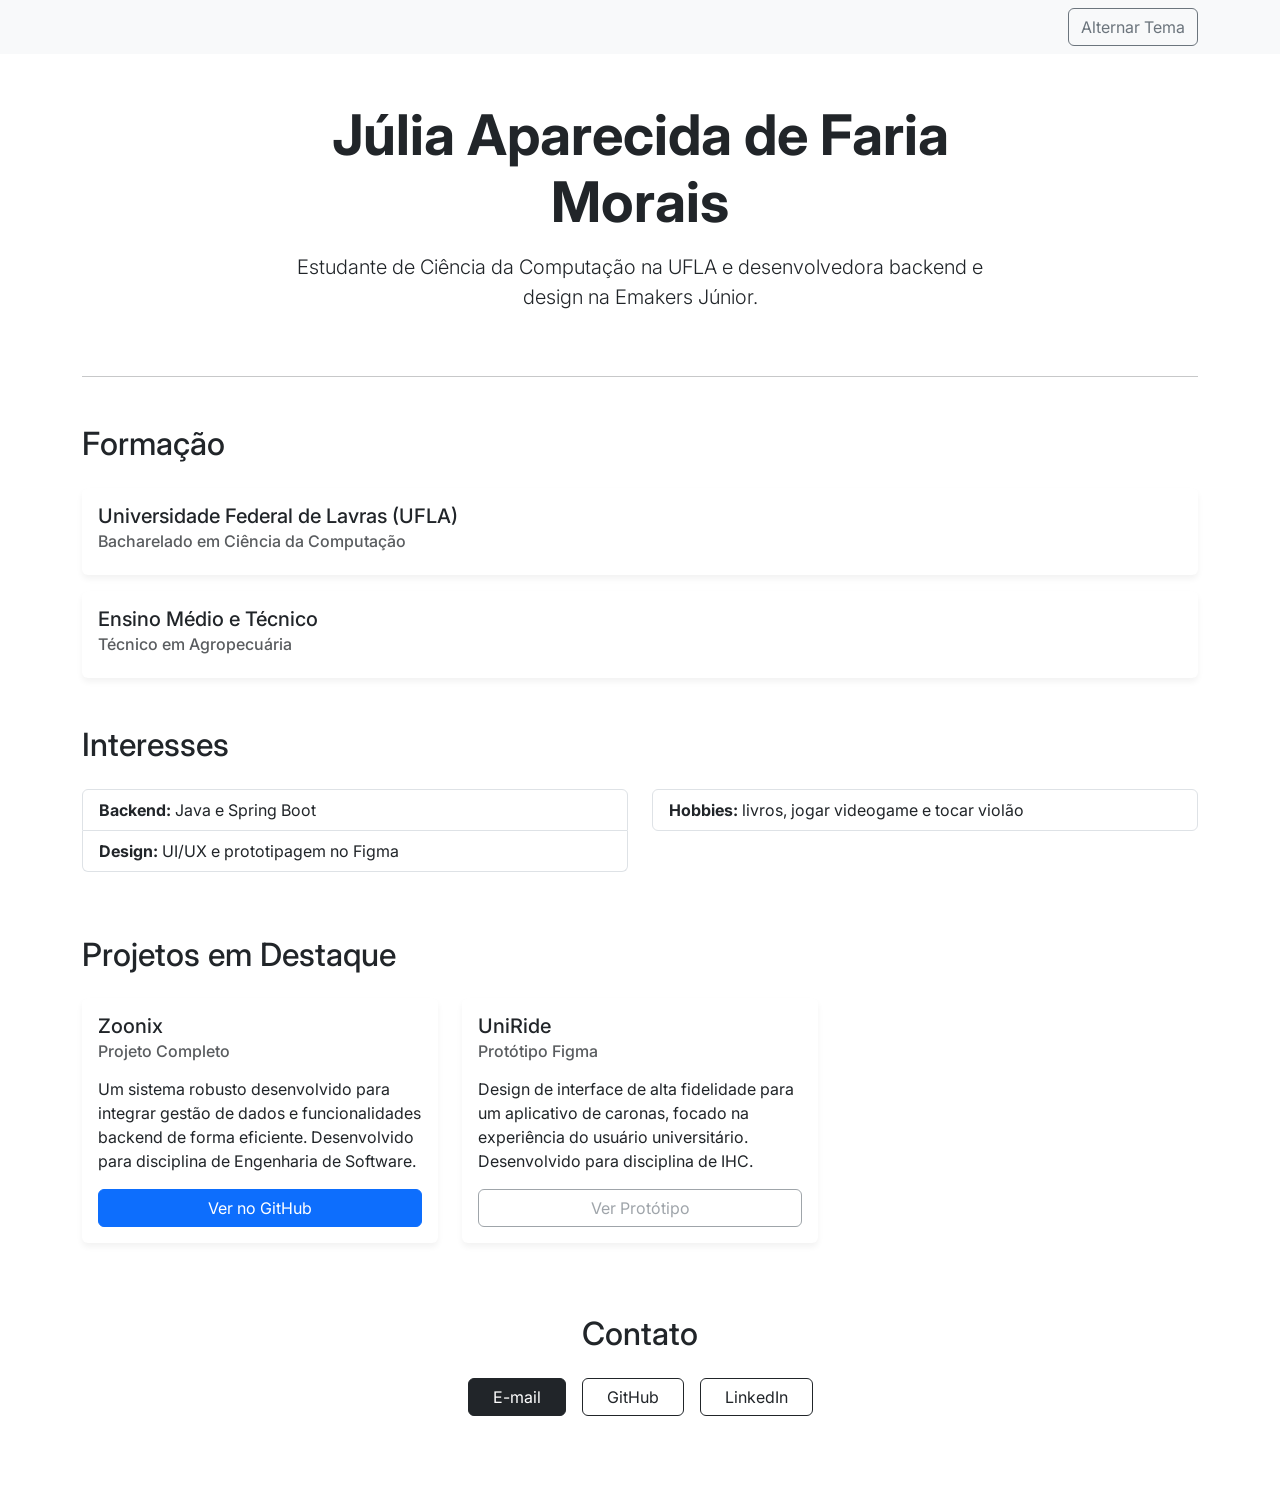
<file: index.html>
<!DOCTYPE html>
<html lang="pt-BR">
<head>
    <meta charset="UTF-8">
    <meta name="viewport" content="width=device-width, initial-scale=1.0">
    <title>Página Pessoal - Júlia Morais</title>
    
    <link href="https://cdn.jsdelivr.net/npm/bootstrap@5.3.3/dist/css/bootstrap.min.css" rel="stylesheet">
    
    <link rel="stylesheet" href="style.css">
</head>
<body data-bs-theme="light">
    
    <nav class="navbar bg-body-tertiary mb-4">
        <div class="container d-flex justify-content-end">
            <button id="theme-toggle" class="btn btn-outline-secondary">Alternar Tema</button>
        </div>
    </nav>

    <div class="container">
        
        <header class="row mb-5 text-center">
            <div class="col-12 col-lg-8 mx-auto mt-4">
                <h1 class="display-4 fw-bold mb-3">Júlia Aparecida de Faria Morais</h1>
                <p class="lead">Estudante de Ciência da Computação na UFLA e desenvolvedora backend e design na Emakers Júnior.</p>
            </div>
        </header>

        <hr class="mb-5">

        <section class="mb-5">
            <h2 class="mb-4">Formação</h2>
            <div class="card mb-3">
                <div class="card-body">
                    <h5 class="card-title">Universidade Federal de Lavras (UFLA)</h5>
                    <h6 class="card-subtitle mb-2 text-body-secondary">Bacharelado em Ciência da Computação</h6>
                </div>
            </div>
            <div class="card">
                <div class="card-body">
                    <h5 class="card-title">Ensino Médio e Técnico</h5>
                    <h6 class="card-subtitle mb-2 text-body-secondary">Técnico em Agropecuária</h6>
                </div>
            </div>
        </section>

        <section class="mb-5">
            <h2 class="mb-4">Interesses</h2>
            <div class="row">
                <div class="col-md-6 mb-3">
                    <ul class="list-group">
                        <li class="list-group-item"><strong>Backend:</strong> Java e Spring Boot</li>
                        <li class="list-group-item"><strong>Design:</strong> UI/UX e prototipagem no Figma</li>
                    </ul>
                </div>
                <div class="col-md-6">
                    <ul class="list-group">
                        <li class="list-group-item"><strong>Hobbies: </strong> livros, jogar videogame e tocar violão</li>
                        
                    </ul>
                </div>
            </div>
        </section>

        <section class="mb-5">
            <h2 class="mb-4">Projetos em Destaque</h2>
            <div class="row">
                <div class="col-12 col-md-4 mb-4">
                    <div class="card h-100">
                        <div class="card-body d-flex flex-column">
                            <h5 class="card-title">Zoonix</h5>
                            <h6 class="card-subtitle mb-3 text-body-secondary">Projeto Completo</h6>
                            <p class="card-text">Um sistema robusto desenvolvido para integrar gestão de dados e funcionalidades backend de forma eficiente. Desenvolvido para disciplina de Engenharia de Software.</p>
                            <a href="https://github.com/eijuliamorais/Zoonix" target="_blank" class="btn btn-primary mt-auto">Ver no GitHub</a>
                        </div>
                    </div>
                </div>
                <div class="col-12 col-md-4 mb-4">
                    <div class="card h-100">
                        <div class="card-body d-flex flex-column">
                            <h5 class="card-title">UniRide</h5>
                            <h6 class="card-subtitle mb-3 text-body-secondary">Protótipo Figma</h6>
                            <p class="card-text">Design de interface de alta fidelidade para um aplicativo de caronas, focado na experiência do usuário universitário. Desenvolvido para disciplina de IHC.</p>
                            <a href="#" class="btn btn-outline-secondary mt-auto disabled">Ver Protótipo</a>
                        </div>
                    </div>
                </div>
            </div>
        </section>

        <section class="mb-5 pb-5 text-center">
            <h2 class="mb-4">Contato</h2>
            <div class="d-flex gap-3 justify-content-center flex-wrap">
                <a href="mailto:seu-email@exemplo.com" class="btn btn-dark px-4">E-mail</a>
                <a href="https://github.com/eijuliamorais" target="_blank" class="btn btn-outline-dark px-4">GitHub</a>
                <a href="https://linkedin.com/in/seu-usuario" target="_blank" class="btn btn-outline-dark px-4">LinkedIn</a>
            </div>
        </section>

    </div>

    <script src="https://cdn.jsdelivr.net/npm/bootstrap@5.3.3/dist/js/bootstrap.bundle.min.js"></script>
    <script src="script.js"></script>
</body>
</html>
</file>
<file: style.css>
/* 1. Importando uma fonte moderna do Google Fonts */
@import url('https://fonts.googleapis.com/css2?family=Inter:wght@400;600;700&display=swap');

body {
    font-family: 'Inter', sans-serif;
    
    /* Essa transição é fundamental para que, ao clicarmos no botão de tema (JS), 
       a tela não mude de cor de forma brusca, mas sim com um "fade" suave */
    transition: background-color 0.4s ease, color 0.4s ease;
}

/* 2. Efeitos para os Cards (Formação e Projetos) */
.card {
    border: none;
    box-shadow: 0 4px 6px rgba(0, 0, 0, 0.05);
    transition: transform 0.3s ease, box-shadow 0.3s ease;
}

/* Quando o mouse passar por cima do card, ele vai dar uma leve "levantada" */
.card:hover {
    transform: translateY(-6px);
    box-shadow: 0 12px 20px rgba(0, 0, 0, 0.1);
}

/* 3. Destaque e animação para a foto de perfil no cabeçalho */
header img {
    border: 4px solid #dee2e6; /* Uma borda sutil ao redor da imagem */
    transition: transform 0.4s ease;
}

header img:hover {
    transform: scale(1.05); /* Pequeno zoom na foto */
}

/* 4. Garantindo que a transição de cor do tema afete todos os componentes suavemente */
.navbar, .btn, .list-group-item, .card-body, .bg-body-tertiary {
    transition: background-color 0.4s ease, color 0.4s ease, border-color 0.4s ease;
}

/* 5. Ajuste de contraste dos botões de contato no Tema Escuro */
[data-bs-theme="dark"] .btn-outline-dark {
    color: #f8f9fa;
    border-color: #f8f9fa;
}

[data-bs-theme="dark"] .btn-outline-dark:hover {
    background-color: #f8f9fa;
    color: #212529;
}

[data-bs-theme="dark"] .btn-dark {
    background-color: #f8f9fa;
    color: #212529;
    border-color: #f8f9fa;
}

[data-bs-theme="dark"] .btn-dark:hover {
    background-color: #e2e6ea;
}

/* 6. Suporte ao Tema Escuro para a versão Bulma (versao2.html) */
[data-bs-theme="dark"] .section, 
[data-bs-theme="dark"] .box, 
[data-bs-theme="dark"] .card, 
[data-bs-theme="dark"] .navbar {
    background-color: #212529 !important;
    border-color: #495057;
}

[data-bs-theme="dark"] .title, 
[data-bs-theme="dark"] .subtitle,
[data-bs-theme="dark"] .content,
[data-bs-theme="dark"] p,
[data-bs-theme="dark"] strong {
    color: #f8f9fa !important;
}

/* Fazendo todos os cards terem a mesma altura */
.h-100 { height: 100%; }
</file>
